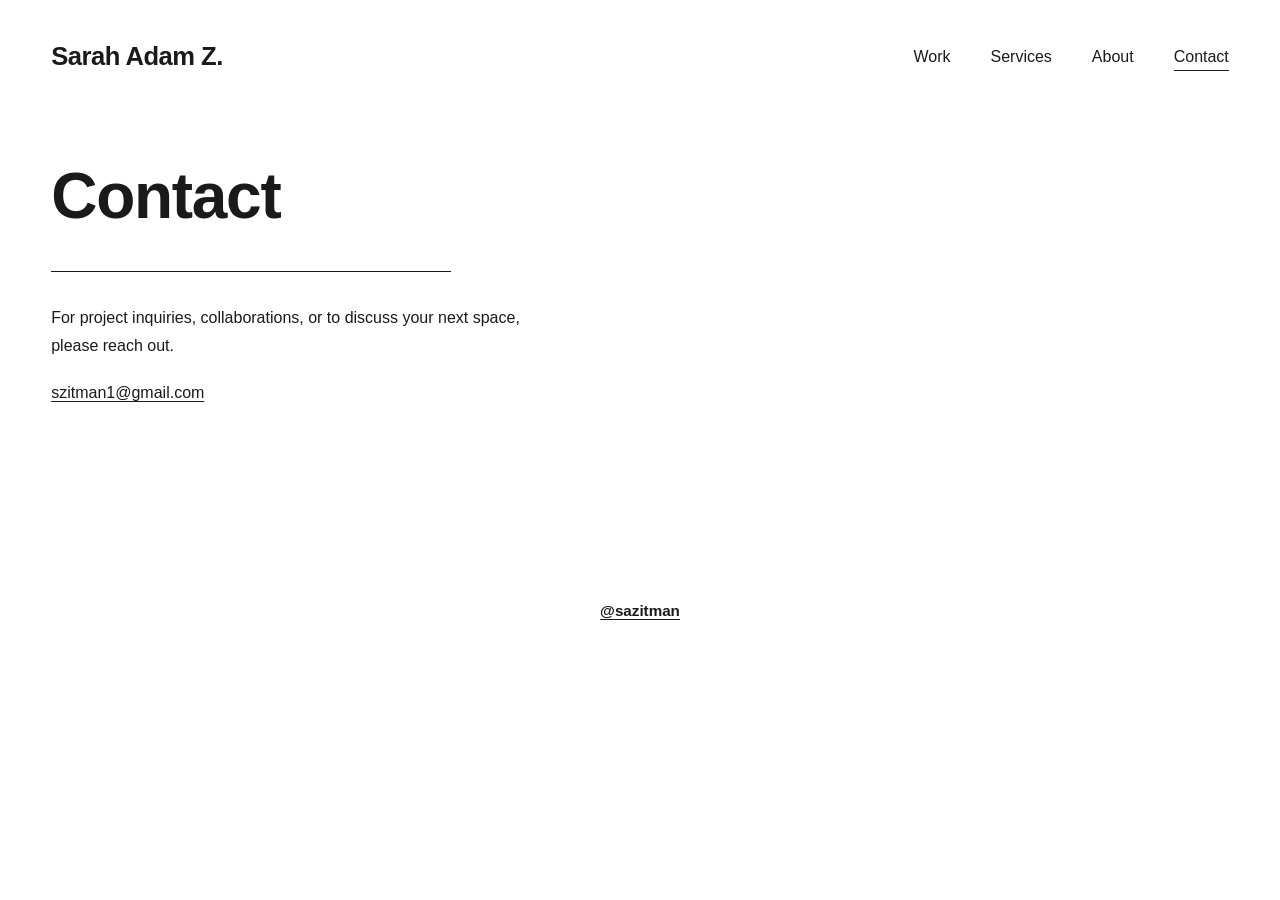
<file: contact-page.html>
<!DOCTYPE html>
<html lang="en">
<head>
    <meta charset="UTF-8">
    <meta name="viewport" content="width=device-width, initial-scale=1.0">
    <title>Contact — Sarah Adam Z.</title>
    <link rel="stylesheet" href="styles.css">
</head>
<body>
    <header class="site-header">
        <a href="index.html" class="logo">Sarah Adam Z.</a>
        <button class="mobile-menu-toggle" aria-label="Toggle menu">
            <span></span>
            <span></span>
        </button>
        <nav class="main-nav">
            <a href="index.html">Work</a>
            <a href="services.html">Services</a>
            <a href="contact.html">About</a>
            <a href="contact-page.html" class="active">Contact</a>
        </nav>
    </header>

    <main class="contact-page">
        <div class="contact-content">
            <div class="contact-text">
                <h1 class="page-title">Contact</h1>
                <div class="divider"></div>
                <p>For project inquiries, collaborations, or to discuss your next space, please reach out.</p>
                <a href="mailto:szitman1@gmail.com" class="email-link">szitman1@gmail.com</a>
            </div>
        </div>
    </main>

    <footer class="site-footer">
        <a href="https://www.instagram.com/sazitman" class="instagram-link" target="_blank">@sazitman</a>
    </footer>

    <script src="script.js"></script>
</body>
</html>
</file>
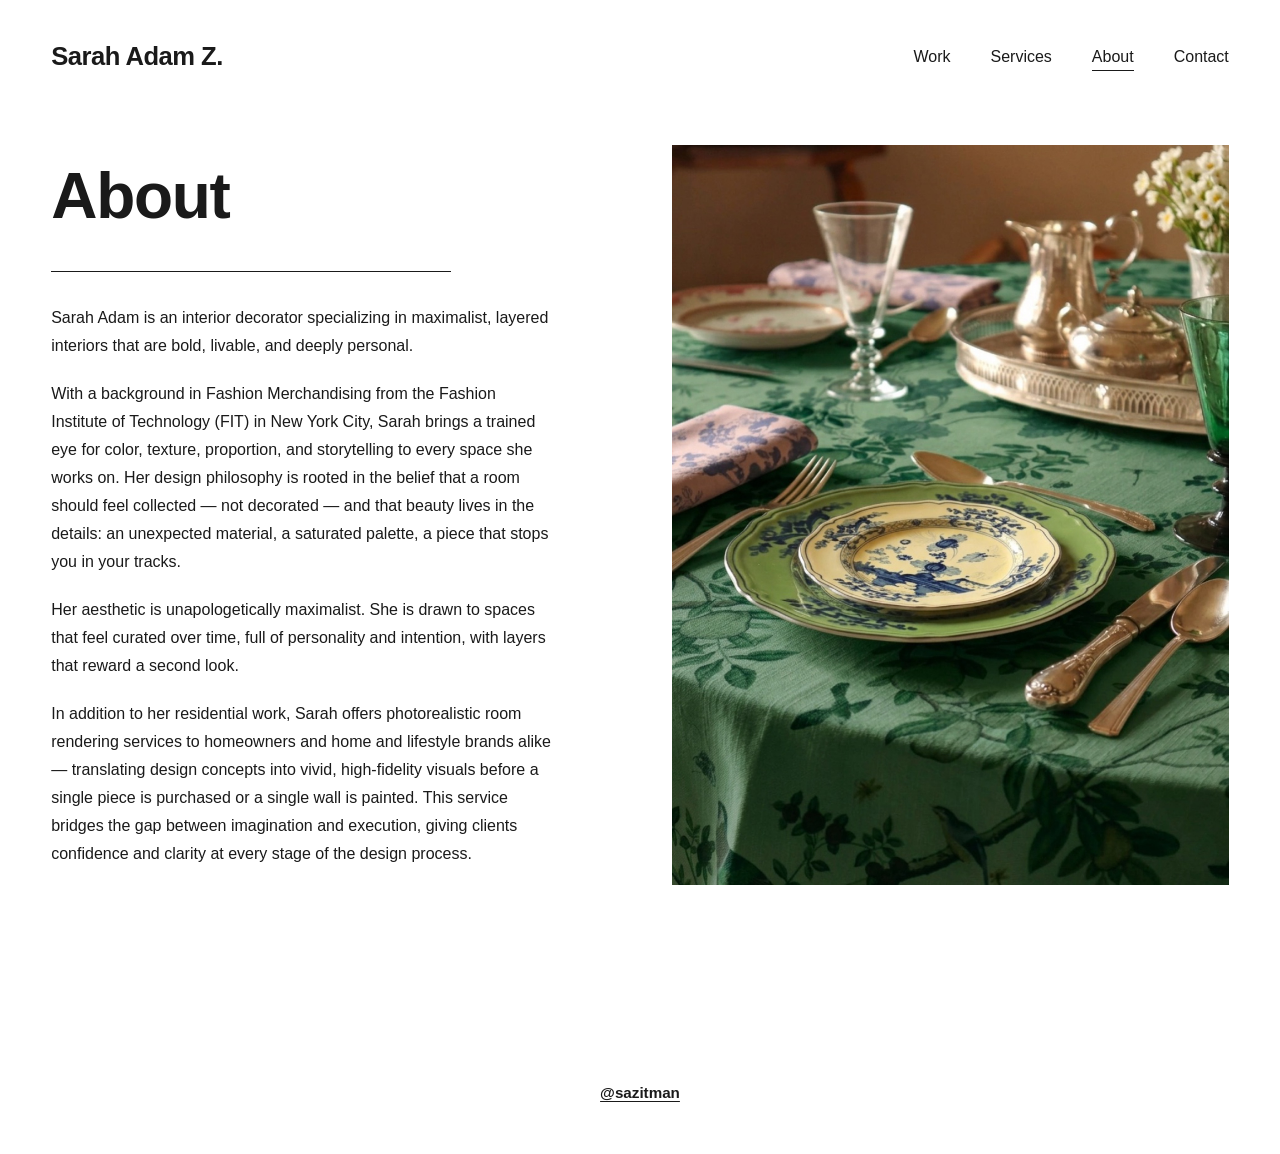
<file: contact.html>
<!DOCTYPE html>
<html lang="en">
<head>
    <meta charset="UTF-8">
    <meta name="viewport" content="width=device-width, initial-scale=1.0">
    <title>Contact — Sarah Adam Z.</title>
    <link rel="stylesheet" href="styles.css">
</head>
<body>
    <header class="site-header">
        <a href="index.html" class="logo">Sarah Adam Z.</a>
        <button class="mobile-menu-toggle" aria-label="Toggle menu">
            <span></span>
            <span></span>
        </button>
        <nav class="main-nav">
            <a href="index.html">Work</a>
            <a href="services.html">Services</a>
            <a href="contact.html" class="active">About</a>
            <a href="contact-page.html">Contact</a>
        </nav>
    </header>

    <main class="contact-page">
        <div class="contact-content">
            <div class="contact-text">
                <h1 class="page-title">About</h1>
                <div class="divider"></div>
                <p>Sarah Adam is an interior decorator specializing in maximalist, layered interiors that are bold, livable, and deeply personal.</p>
                <p>With a background in Fashion Merchandising from the Fashion Institute of Technology (FIT) in New York City, Sarah brings a trained eye for color, texture, proportion, and storytelling to every space she works on. Her design philosophy is rooted in the belief that a room should feel collected — not decorated — and that beauty lives in the details: an unexpected material, a saturated palette, a piece that stops you in your tracks.</p>
                <p>Her aesthetic is unapologetically maximalist. She is drawn to spaces that feel curated over time, full of personality and intention, with layers that reward a second look.</p>
                <p>In addition to her residential work, Sarah offers photorealistic room rendering services to homeowners and home and lifestyle brands alike — translating design concepts into vivid, high-fidelity visuals before a single piece is purchased or a single wall is painted. This service bridges the gap between imagination and execution, giving clients confidence and clarity at every stage of the design process.</p>
            </div>
            <div class="contact-image">
                <img src="images/ginori.jpg" alt="Interior Design Detail">
            </div>
        </div>
    </main>

    <footer class="site-footer">
        <a href="https://www.instagram.com/sazitman" class="instagram-link" target="_blank">@sazitman</a>
    </footer>

    <script src="script.js"></script>
</body>
</html>
</file>
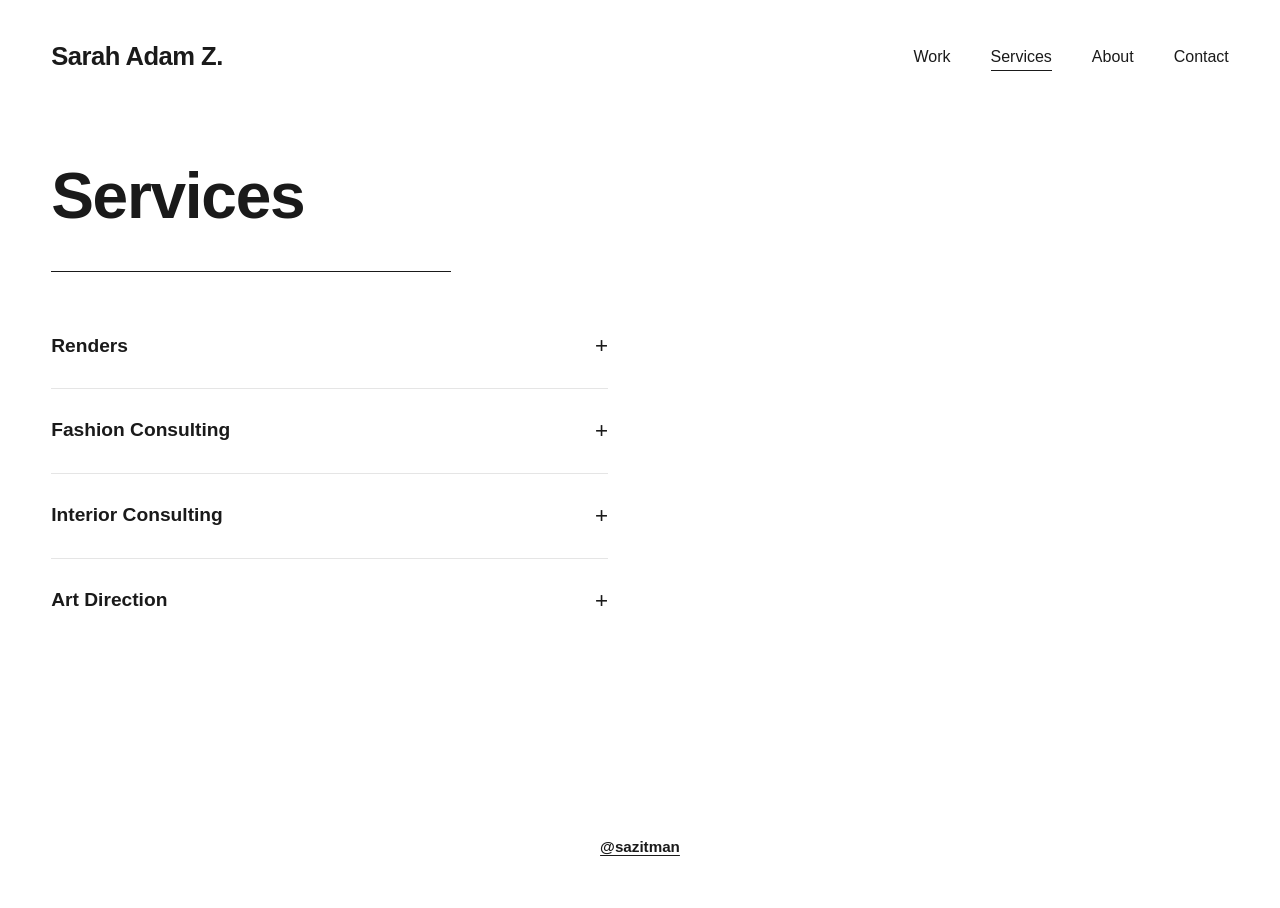
<file: services.html>
<!DOCTYPE html>
<html lang="en">
<head>
    <meta charset="UTF-8">
    <meta name="viewport" content="width=device-width, initial-scale=1.0">
    <title>Services — Sarah Adam Z.</title>
    <link rel="stylesheet" href="styles.css">
</head>
<body>
    <header class="site-header">
        <a href="index.html" class="logo">Sarah Adam Z.</a>
        <button class="mobile-menu-toggle" aria-label="Toggle menu">
            <span></span>
            <span></span>
        </button>
        <nav class="main-nav">
            <a href="index.html">Work</a>
            <a href="services.html" class="active">Services</a>
            <a href="contact.html">About</a>
            <a href="contact-page.html">Contact</a>
        </nav>
    </header>

    <main class="contact-page">
        <div class="contact-content">
            <div class="contact-text">
                <h1 class="page-title">Services</h1>
                <div class="divider"></div>
                <div class="services-list">
                    <details class="service-item">
                        <summary class="service-title">Renders</summary>
                        <p class="service-description">Photorealistic renders for creative brands — portfolio imagery, product styling, virtual photoshoots, and campaign visuals. Full creative direction from concept to final image, with a focus on lighting, mood, and storytelling that elevates your brand.</p>

                    </details>
                    <details class="service-item">
                        <summary class="service-title">Fashion Consulting</summary>
                        <p class="service-description">Strategic guidance on visual merchandising, collection styling, and brand presentation. From lookbook direction to retail space planning, bringing a trained eye for color, texture, and storytelling to every project.</p>

                    </details>
                    <details class="service-item">
                        <summary class="service-title">Interior Consulting</summary>
                        <p class="service-description">Personalized design consultations for residential and commercial spaces. Whether you need help with a single room refresh or a full home concept, get expert guidance on layout, palette, materials, and sourcing.</p>

                    </details>
                    <details class="service-item">
                        <summary class="service-title">Art Direction</summary>
                        <p class="service-description">Creative direction for editorial shoots, brand campaigns, and product launches. Crafting cohesive visual narratives that elevate your brand identity and connect with your audience.</p>

                    </details>
                </div>
            </div>
        </div>
    </main>

    <footer class="site-footer">
        <a href="https://www.instagram.com/sazitman" class="instagram-link" target="_blank">@sazitman</a>
    </footer>

    <script src="script.js"></script>
</body>
</html>
</file>
<file: styles.css>
/* ============================================
   Reset & Base
   ============================================ */
*,
*::before,
*::after {
    margin: 0;
    padding: 0;
    box-sizing: border-box;
}

html {
    scroll-behavior: smooth;
}

body {
    font-family: -apple-system, BlinkMacSystemFont, 'Helvetica Neue', Arial, sans-serif;
    color: #1a1a1a;
    background: #fff;
    line-height: 1.6;
    -webkit-font-smoothing: antialiased;
}

img {
    max-width: 100%;
    height: auto;
    display: block;
}

a {
    color: inherit;
    text-decoration: none;
}

/* ============================================
   Header
   ============================================ */
.site-header {
    display: flex;
    align-items: center;
    justify-content: space-between;
    padding: 2.8vw 4vw;
    position: sticky;
    top: 0;
    background: rgba(255, 255, 255, 0.95);
    backdrop-filter: blur(10px);
    -webkit-backdrop-filter: blur(10px);
    z-index: 100;
}

.logo {
    font-size: 1.6rem;
    font-weight: 800;
    letter-spacing: -0.02em;
    white-space: nowrap;
}

.main-nav {
    display: flex;
    gap: 2.5rem;
}

.main-nav a {
    font-size: 1rem;
    font-weight: 400;
    position: relative;
    transition: opacity 0.2s;
}

.main-nav a::after {
    content: '';
    position: absolute;
    bottom: -2px;
    left: 0;
    width: 100%;
    height: 1px;
    background: #1a1a1a;
    transform: scaleX(0);
    transition: transform 0.3s ease;
}

.main-nav a:hover::after,
.main-nav a.active::after {
    transform: scaleX(1);
}

/* Mobile Menu Toggle */
.mobile-menu-toggle {
    display: none;
    flex-direction: column;
    gap: 6px;
    background: none;
    border: none;
    cursor: pointer;
    padding: 4px;
    z-index: 200;
}

.mobile-menu-toggle span {
    width: 24px;
    height: 1.5px;
    background: #1a1a1a;
    transition: all 0.3s ease;
}

.mobile-menu-toggle.open span:first-child {
    transform: rotate(45deg) translate(3px, 3px);
}

.mobile-menu-toggle.open span:last-child {
    transform: rotate(-45deg) translate(3px, -3px);
}

/* ============================================
   Hero Slideshow
   ============================================ */
.hero-slideshow {
    position: relative;
    width: 100%;
    max-width: 1000px;
    margin: 0 auto;
    padding: 0 4vw;
    overflow: hidden;
}

.slideshow-container {
    position: relative;
    width: 100%;
    aspect-ratio: 4 / 3;
    overflow: hidden;
}

.slide {
    position: absolute;
    top: 0;
    left: 0;
    width: 100%;
    height: 100%;
    opacity: 0;
    transition: opacity 0.8s ease;
}

.slide.active {
    opacity: 1;
}

.slide img {
    width: 100%;
    height: 100%;
    object-fit: cover;
}

.slide-arrow {
    position: absolute;
    top: 50%;
    transform: translateY(-50%);
    background: none;
    border: none;
    font-size: 2.5rem;
    color: #999;
    cursor: pointer;
    z-index: 10;
    padding: 1rem 0.5rem;
    transition: color 0.2s;
    line-height: 1;
}

.slide-arrow:hover {
    color: #1a1a1a;
}

.slide-prev {
    left: 0.5vw;
}

.slide-next {
    right: 0.5vw;
}

/* ============================================
   Portfolio Grid (3-column masonry)
   ============================================ */
.portfolio-grid {
    display: grid;
    grid-template-columns: repeat(3, 1fr);
    gap: 1rem;
    padding: 2rem 4vw 4rem;
    max-width: 1500px;
    margin: 0 auto;
    align-items: start;
}

.portfolio-grid.masonry {
    display: flex;
    align-items: flex-start;
}

.masonry-col {
    flex: 1;
    min-width: 0;
    display: flex;
    flex-direction: column;
    gap: 1rem;
}

.grid-item {
    overflow: hidden;
}

.grid-item img {
    width: 100%;
    height: auto;
    display: block;
    transition: transform 0.6s ease, opacity 0.4s ease;
}

.grid-item:hover img {
    transform: scale(1.03);
    opacity: 0.92;
}

.portfolio-link {
    display: block;
    position: relative;
    cursor: pointer;
    overflow: hidden;
}

/* ============================================
   Testimonials Page
   ============================================ */
.testimonials-page {
    max-width: 1400px;
    margin: 0 auto;
    padding: 4rem 4vw 8rem;
}

.page-title {
    font-size: clamp(2.5rem, 5vw, 4rem);
    font-weight: 800;
    text-align: center;
    margin-bottom: 3rem;
    letter-spacing: -0.02em;
}

.testimonials-grid {
    display: grid;
    grid-template-columns: repeat(3, 1fr);
    gap: 3rem;
}

.testimonial blockquote {
    font-size: 1.05rem;
    font-weight: 700;
    line-height: 1.65;
    margin-bottom: 1.5rem;
}

.testimonial cite {
    font-style: normal;
    font-size: 0.9rem;
    color: #666;
    font-weight: 400;
}

/* ============================================
   Contact Page
   ============================================ */
.contact-page {
    max-width: 1400px;
    margin: 0 auto;
    padding: 2rem 4vw 8rem;
}

.contact-content {
    display: grid;
    grid-template-columns: 1fr 1fr;
    gap: 4rem;
    align-items: start;
}

.contact-text .page-title {
    text-align: left;
    margin-bottom: 1.5rem;
}

.divider {
    width: 100%;
    max-width: 400px;
    height: 1px;
    background: #1a1a1a;
    margin-bottom: 2rem;
}

.contact-text p {
    font-size: 1rem;
    line-height: 1.75;
    margin-bottom: 1.25rem;
    max-width: 500px;
}

.contact-cta {
    margin-top: 1rem;
}

.email-link {
    font-size: 1rem;
    text-decoration: underline;
    text-underline-offset: 3px;
}

.email-link:hover {
    opacity: 0.7;
}

.contact-image img {
    width: 100%;
    height: auto;
    object-fit: cover;
}

/* ============================================
   Services List
   ============================================ */
.services-list {
    padding: 0;
}

.service-item {
    padding: 1.5rem 0;
    border-bottom: 1px solid #e5e5e5;
}

.service-item:last-child {
    border-bottom: none;
}

.service-title {
    font-size: 1.2rem;
    font-weight: 700;
    cursor: pointer;
    list-style: none;
    display: flex;
    align-items: center;
    justify-content: space-between;
}

.service-title::-webkit-details-marker {
    display: none;
}

.service-title::after {
    content: '+';
    font-size: 1.4rem;
    font-weight: 300;
    transition: transform 0.3s ease;
}

.service-item[open] .service-title::after {
    content: '\2212';
}

.service-item[open] .service-title {
    margin-bottom: 0.75rem;
}

.service-description {
    font-size: 1rem;
    line-height: 1.75;
    margin-bottom: 0.75rem;
    color: #444;
}

.service-price {
    font-size: 0.95rem;
    font-weight: 600;
}

/* ============================================
   Footer
   ============================================ */
.site-footer {
    text-align: center;
    padding: 4rem 4vw 3rem;
}

.instagram-link {
    font-size: 0.95rem;
    font-weight: 600;
    text-decoration: underline;
    text-underline-offset: 3px;
}

.instagram-link:hover {
    opacity: 0.7;
}

/* ============================================
   Lightbox
   ============================================ */
.lightbox {
    position: fixed;
    inset: 0;
    background: rgba(0, 0, 0, 0.92);
    display: flex;
    align-items: center;
    justify-content: center;
    z-index: 1000;
    opacity: 0;
    pointer-events: none;
    transition: opacity 0.3s ease;
}

.lightbox.active {
    opacity: 1;
    pointer-events: all;
}

body:has(.lightbox.active) .site-header,
body:has(.lightbox.active) main,
body:has(.lightbox.active) .site-footer {
    visibility: hidden;
}

.lightbox-img {
    max-width: 75vw;
    max-height: 85vh;
    width: auto;
    height: auto;
    object-fit: contain;
}

.lightbox-close {
    position: absolute;
    top: 1.5rem;
    right: 2rem;
    background: none;
    border: none;
    color: #fff;
    font-size: 2.5rem;
    cursor: pointer;
    line-height: 1;
    transition: opacity 0.2s;
}

.lightbox-close:hover {
    opacity: 0.7;
}

/* ============================================
   Mobile Responsive
   ============================================ */
@media (max-width: 768px) {
    .site-header {
        padding: 6vw 5vw;
    }

    .mobile-menu-toggle {
        display: flex;
    }

    .main-nav {
        position: fixed;
        top: 0;
        right: 0;
        width: 100%;
        height: 100vh;
        flex-direction: column;
        align-items: center;
        justify-content: center;
        gap: 2rem;
        background: #fff;
        transform: translateX(100%);
        transition: transform 0.4s ease;
        z-index: 150;
    }

    .main-nav.open {
        transform: translateX(0);
    }

    .main-nav a {
        font-size: 1.5rem;
    }

    .hero-slideshow {
        padding: 0 5vw;
    }

    .slide-arrow {
        font-size: 1.8rem;
    }

    .portfolio-grid {
        grid-template-columns: 1fr;
        padding: 3rem 5vw;
    }

    .testimonials-grid {
        grid-template-columns: 1fr;
        gap: 2.5rem;
    }

    .contact-content {
        grid-template-columns: 1fr;
        gap: 2.5rem;
    }

    .contact-image {
        order: -1;
    }
}

@media (max-width: 1024px) and (min-width: 769px) {
    .portfolio-grid {
        grid-template-columns: repeat(2, 1fr);
    }

    .testimonials-grid {
        grid-template-columns: repeat(2, 1fr);
    }
}
</file>
